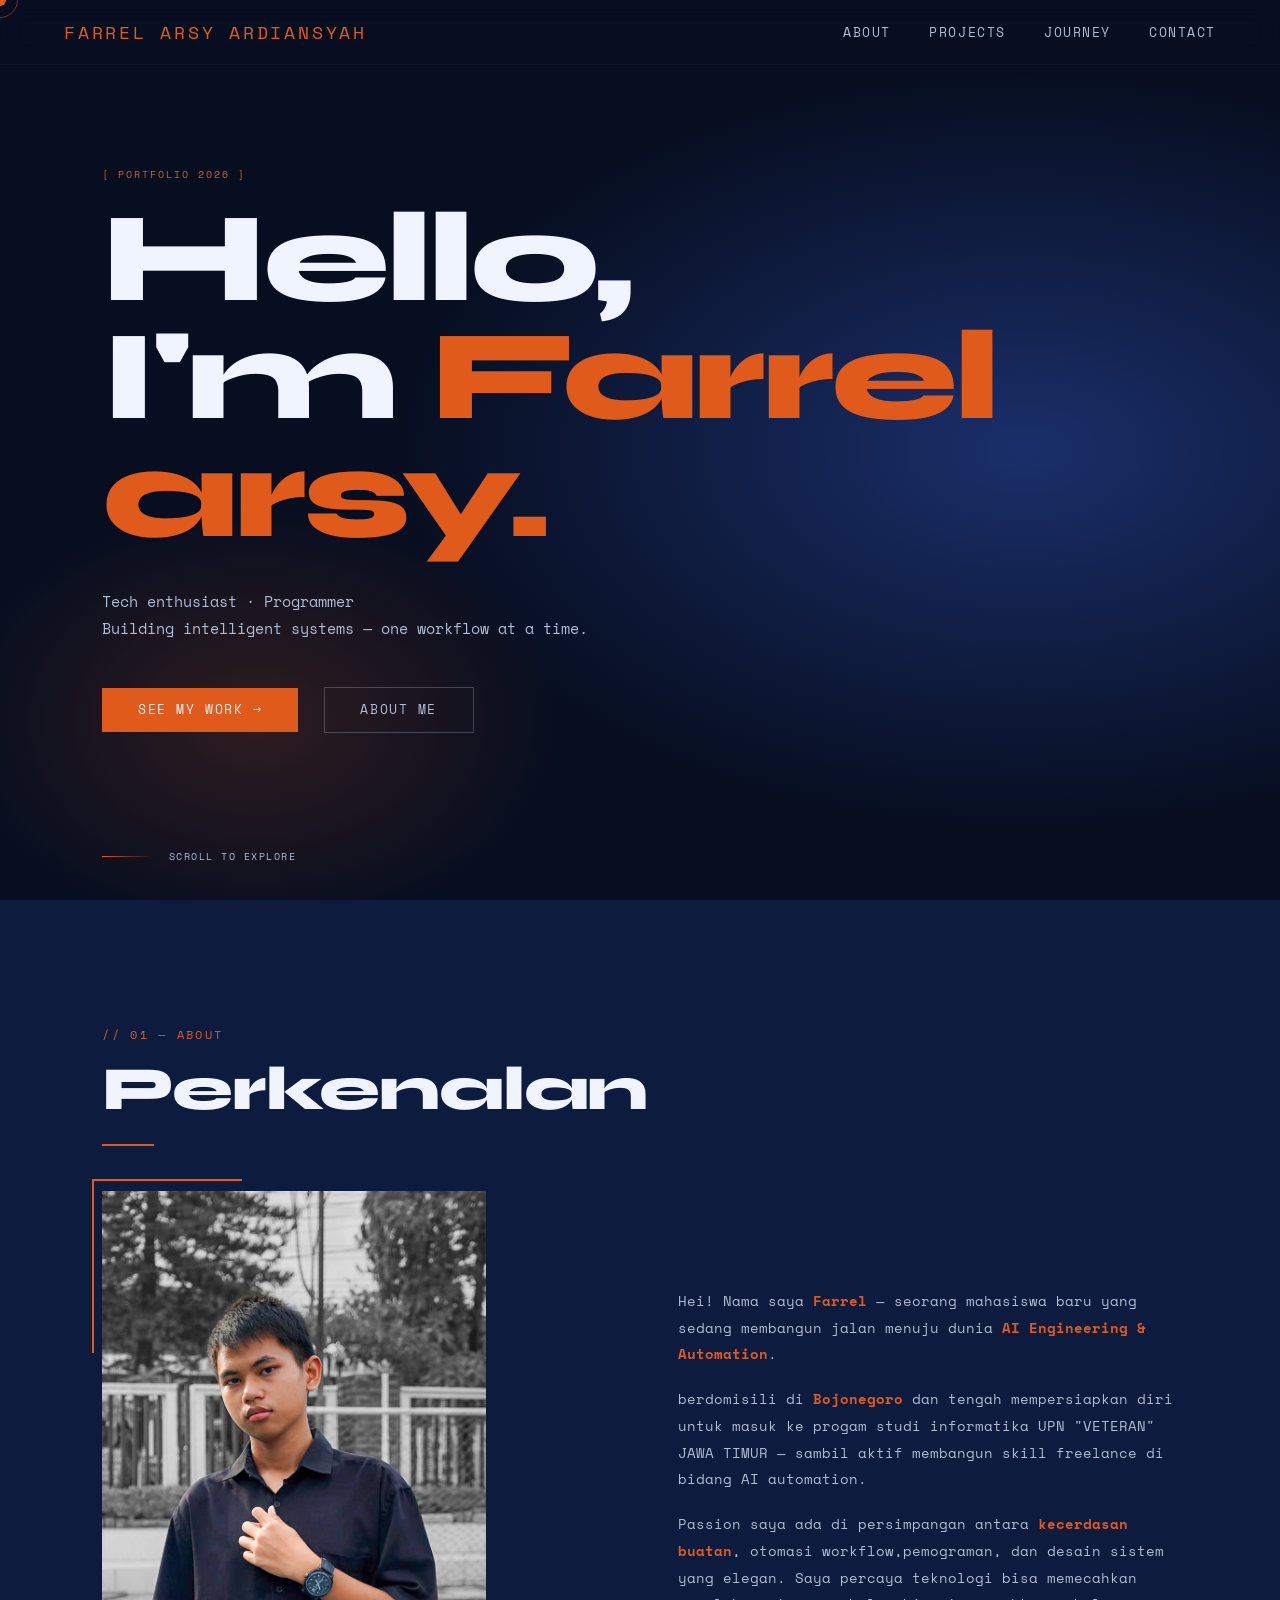
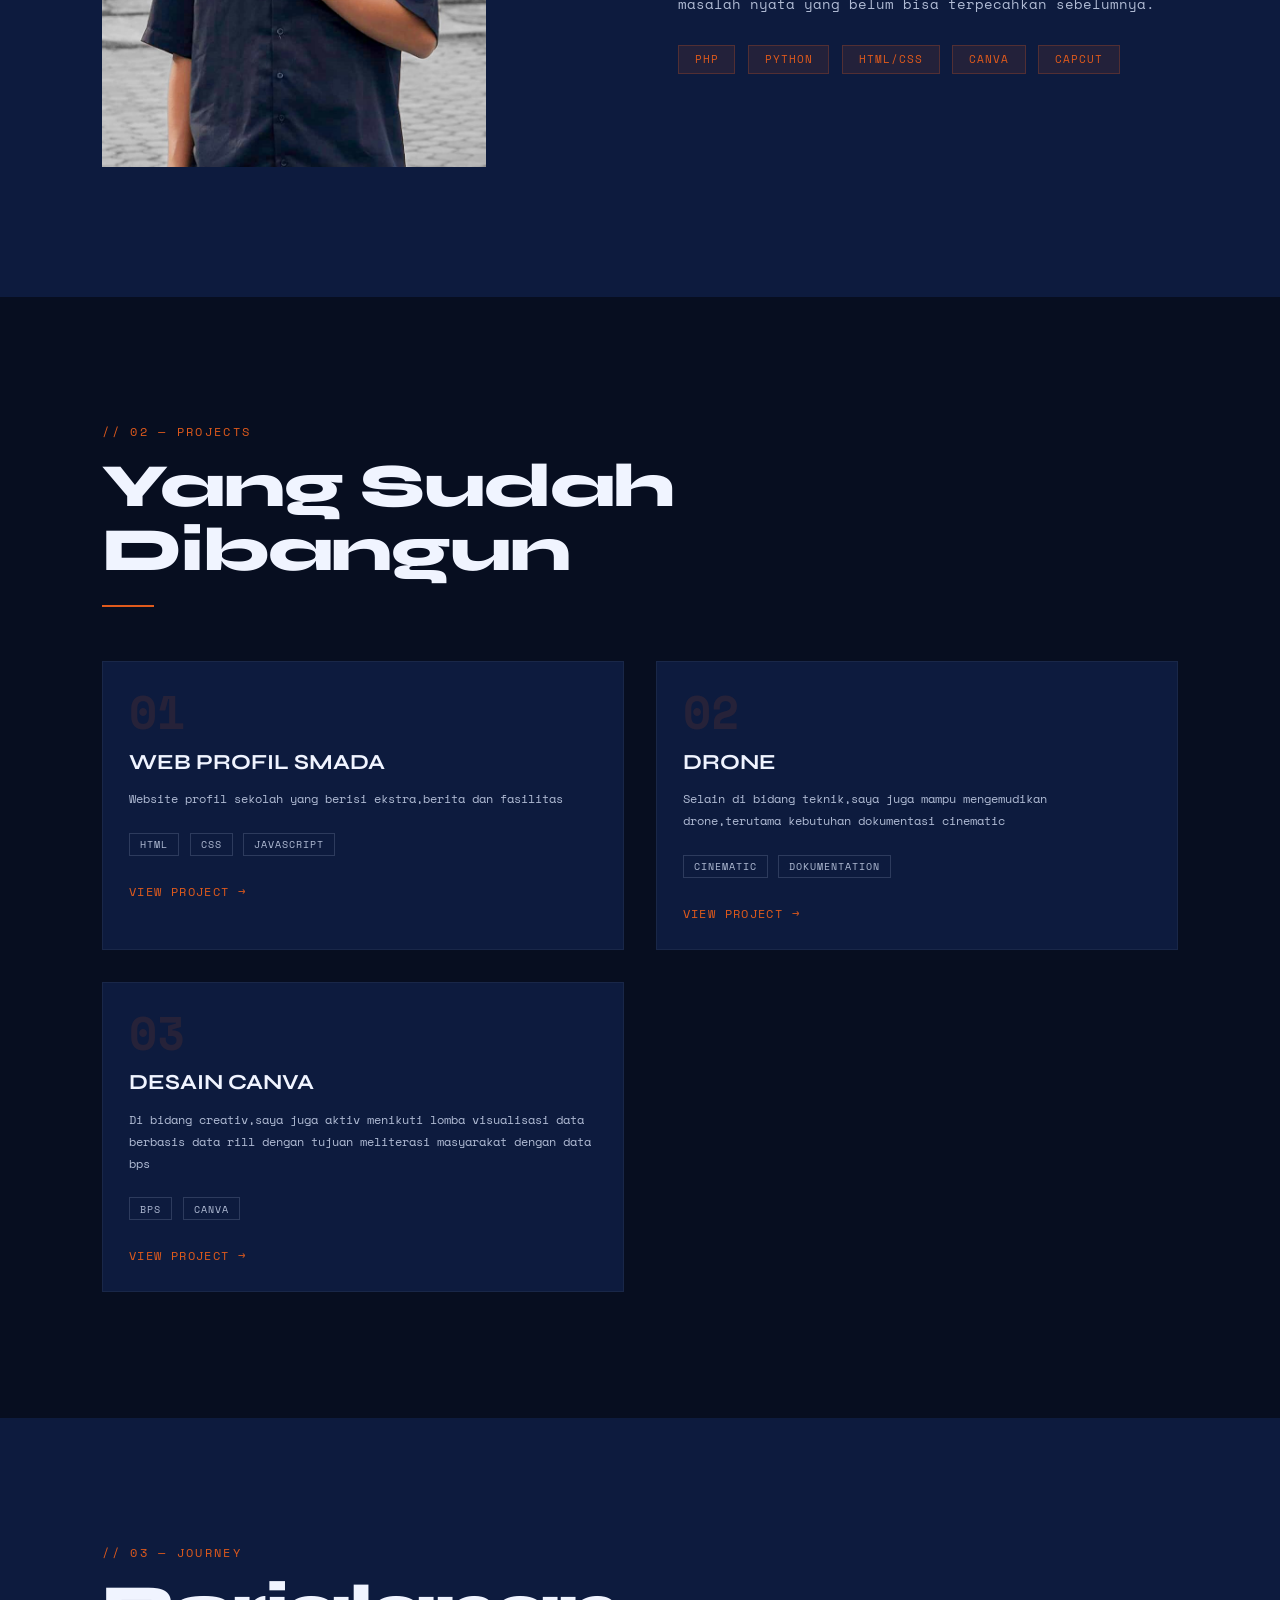
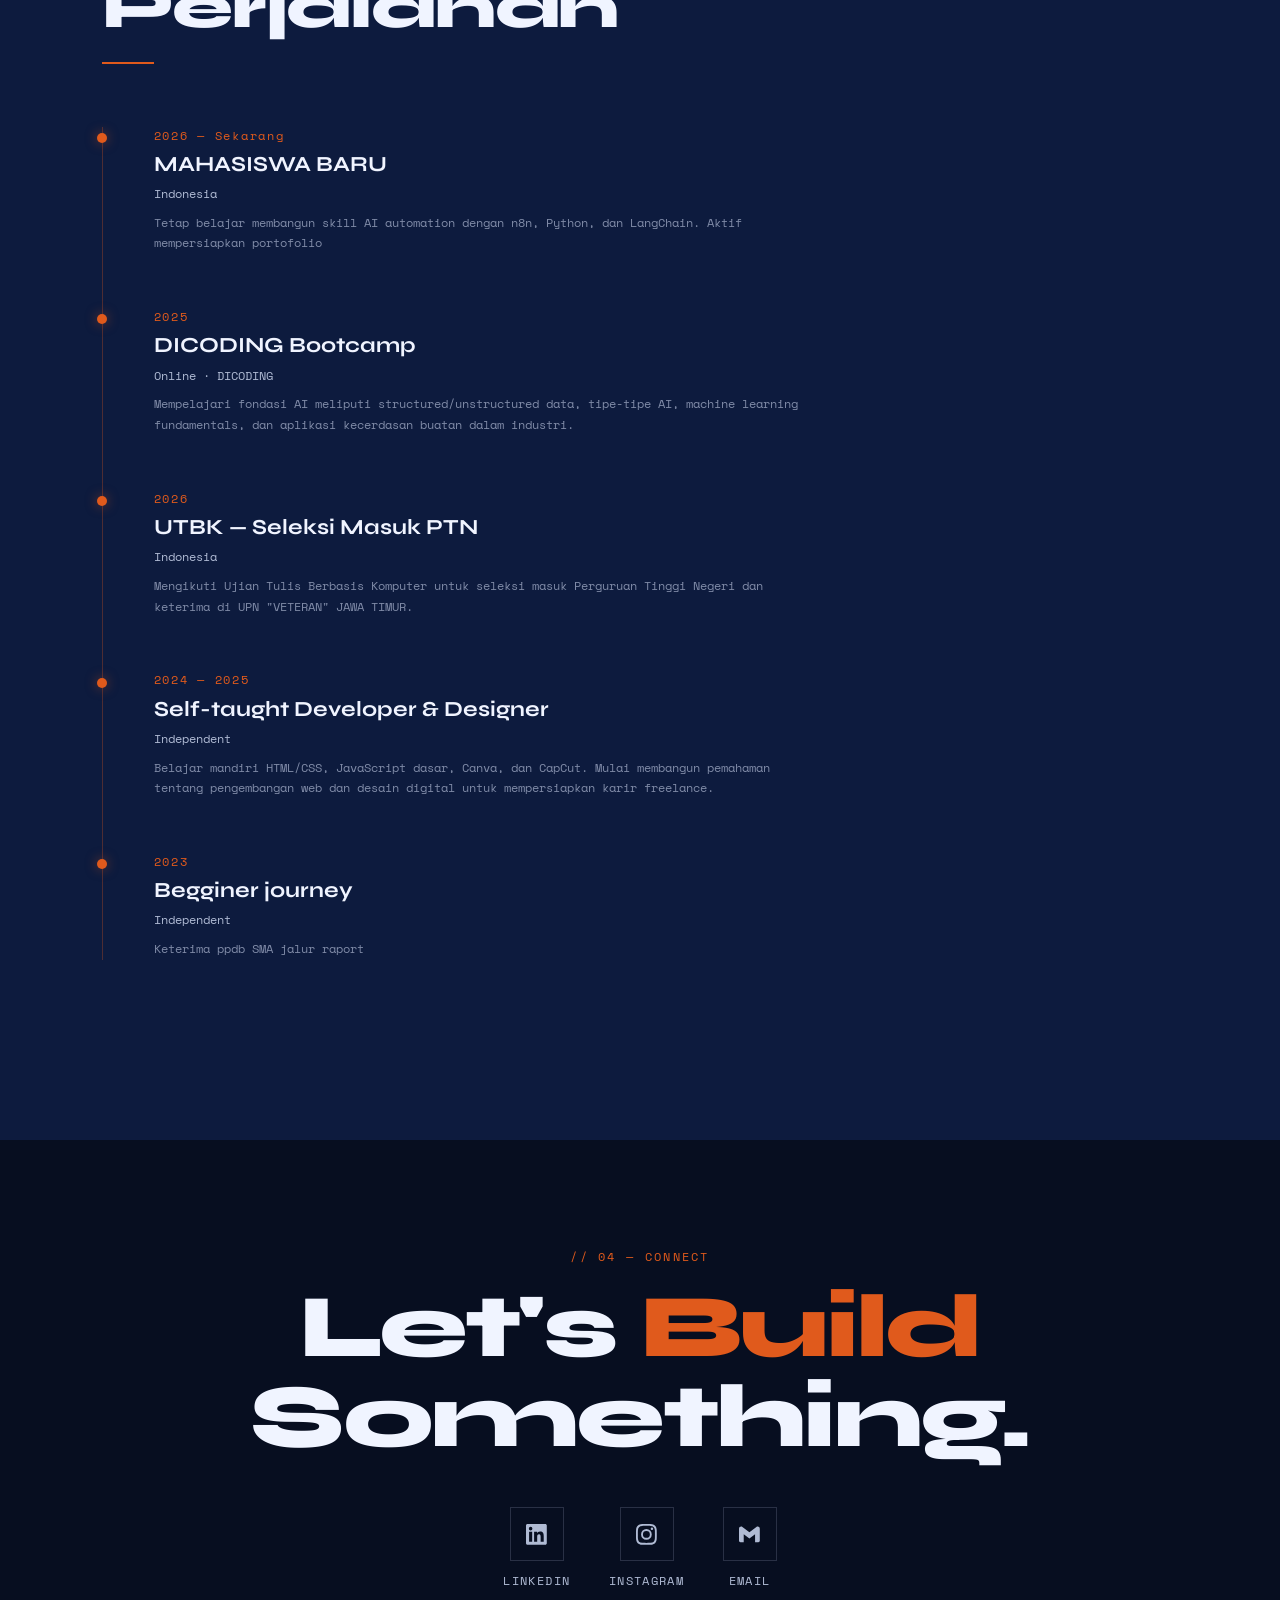
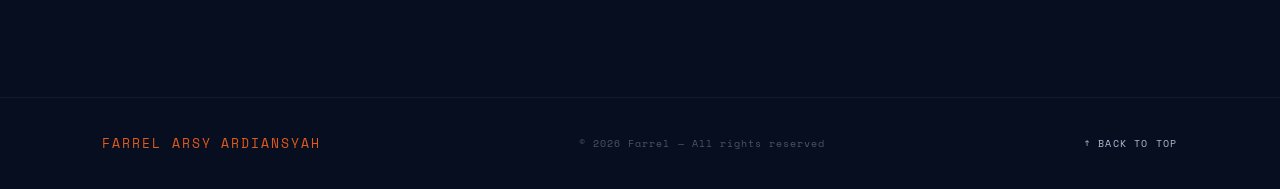
<file: index.html>
<!DOCTYPE html>
<html lang="id">
<head>
<meta charset="UTF-8">
<meta name="viewport" content="width=device-width, initial-scale=1.0">
<title>Farr — Portfolio</title>
<link rel="preconnect" href="https://fonts.googleapis.com">
<link href="https://fonts.googleapis.com/css2?family=Space+Mono:ital,wght@0,400;0,700;1,400&family=Syne:wght@400;600;700;800&display=swap" rel="stylesheet">
<link rel="stylesheet" href="style.css">
</head>
<body>

<!-- Cursor -->
<div id="cursor"></div>
<div id="cursor-ring"></div>

<!-- Nav -->
<nav>
  <div class="logo">FARREL ARSY ARDIANSYAH</div>
  <ul class="nav-links">
    <li><a href="#about">About</a></li>
    <li><a href="#projects">Projects</a></li>
    <li><a href="#journey">Journey</a></li>
    <li><a href="#social">Contact</a></li>
  </ul>
</nav>

<!-- HERO -->
<section id="hero">
  <div class="hero-tag">[ Portfolio 2026 ]</div>
  <h1 class="hero-hello">Hello,<br>I'm <span>Farrel arsy.</span></h1>
  <p class="hero-sub">Tech enthusiast · Programmer<br>Building intelligent systems — one workflow at a time.</p>
  <div class="hero-cta">
    <a href="#projects" class="btn-primary">See My Work →</a>
    <a href="#about" class="btn-ghost">About Me</a>
  </div>
  <div class="hero-scroll">
    <div class="scroll-line"></div>
    Scroll to explore
  </div>
</section>

<!-- ABOUT -->
<section id="about">
  <div class="container">
    <div class="section-label">// 01 — About</div>
    <h2 class="section-title">Perkenalan</h2>
    <div class="divider"></div>
    <div class="about-grid">
      <div class="about-photo">
        <img src="1.jpg" alt="" style="width: 30vw;">
        <div class="photo-accent"></div>
      </div>
      <div class="about-text">
        <p>Hei! Nama saya <strong>Farrel</strong> — seorang mahasiswa baru yang sedang membangun jalan menuju dunia <strong>AI Engineering & Automation</strong>.</p>
        <p>berdomisili di <strong>Bojonegoro</strong> dan tengah mempersiapkan diri untuk masuk ke progam studi informatika UPN "VETERAN" JAWA TIMUR — sambil aktif membangun skill freelance di bidang AI automation.</p>
        <p>Passion saya ada di persimpangan antara <strong>kecerdasan buatan</strong>, otomasi workflow,pemograman, dan desain sistem yang elegan. Saya percaya teknologi bisa memecahkan masalah nyata yang belum bisa terpecahkan sebelumnya.</p>
        <div class="skills-row">
          <span class="skill-tag">php</span>
          <span class="skill-tag">Python</span>
          <span class="skill-tag">HTML/CSS</span>
          <span class="skill-tag">Canva</span>
          <span class="skill-tag">CapCut</span>
        </div>
      </div>
    </div>
  </div>
</section>

<!-- PROJECTS -->
<section id="projects">
  <div class="container">
    <div class="section-label">// 02 — Projects</div>
    <h2 class="section-title">Yang Sudah<br>Dibangun</h2>
    <div class="divider"></div>
    <div class="projects-grid">

      <div class="project-card">
        <div class="project-num">01</div>
        <h3 class="project-title">WEB PROFIL SMADA</h3>
        <p class="project-desc">Website profil sekolah yang berisi ekstra,berita dan fasilitas</p>
        <div class="project-tags">
          <span class="project-tag">HTML</span>
          <span class="project-tag">CSS</span>
          <span class="project-tag">JavaScript</span>
        </div>
        <a href="https://progammer-ai.github.io/SMADA/" class="project-link">View Project →</a>
      </div>

      <div class="project-card">
        <div class="project-num">02</div>
        <h3 class="project-title">DRONE</h3>
        <p class="project-desc">Selain di bidang teknik,saya juga mampu mengemudikan drone,terutama kebutuhan dokumentasi cinematic</p>
        <div class="project-tags">
          <span class="project-tag">CINEMATIC</span>
          <span class="project-tag">DOKUMENTATION</span>
        </div>
        <a href="./files/project-drone.html" class="project-link">View Project →</a>
      </div>

       <div class="project-card">
        <div class="project-num">03</div>
        <h3 class="project-title">DESAIN CANVA</h3>
        <p class="project-desc">Di bidang creativ,saya juga aktiv menikuti lomba visualisasi data berbasis data rill dengan tujuan meliterasi masyarakat dengan data bps</p>
        <div class="project-tags">

          <span class="project-tag">BPS</span>
          <span class="project-tag">CANVA</span>
        </div>
        <a href="./files/project-canva.html" class="project-link">View Project →</a>
      </div>

    </div>
  </div>
</section>

<!-- JOURNEY -->
<section id="journey">
  <div class="container">
    <div class="section-label">// 03 — Journey</div>
    <h2 class="section-title">Perjalanan</h2>
    <div class="divider"></div>
    <div class="timeline">

      <div class="timeline-item">
        <div class="timeline-dot"></div>
        <div class="timeline-year">2026 — Sekarang</div>
        <div class="timeline-role">MAHASISWA BARU</div>
        <div class="timeline-place">Indonesia</div>
        <div class="timeline-desc">Tetap belajar membangun skill AI automation dengan n8n, Python, dan LangChain. Aktif mempersiapkan portofolio </div>
      </div>

      <div class="timeline-item">
        <div class="timeline-dot"></div>
        <div class="timeline-year">2025</div>
        <div class="timeline-role">DICODING Bootcamp</div>
        <div class="timeline-place">Online · DICODING</div>
        <div class="timeline-desc">Mempelajari fondasi AI meliputi structured/unstructured data, tipe-tipe AI, machine learning fundamentals, dan aplikasi kecerdasan buatan dalam industri.</div>
      </div>

      <div class="timeline-item">
        <div class="timeline-dot"></div>
        <div class="timeline-year">2026</div>
        <div class="timeline-role">UTBK — Seleksi Masuk PTN</div>
        <div class="timeline-place">Indonesia</div>
        <div class="timeline-desc">Mengikuti Ujian Tulis Berbasis Komputer untuk seleksi masuk Perguruan Tinggi Negeri dan keterima di UPN "VETERAN" JAWA TIMUR.</div>
      </div>

      <div class="timeline-item">
        <div class="timeline-dot"></div>
        <div class="timeline-year">2024 — 2025</div>
        <div class="timeline-role">Self-taught Developer & Designer</div>
        <div class="timeline-place">Independent</div>
        <div class="timeline-desc">Belajar mandiri HTML/CSS, JavaScript dasar, Canva, dan CapCut. Mulai membangun pemahaman tentang pengembangan web dan desain digital untuk mempersiapkan karir freelance.</div>
      </div>

       <div class="timeline-item">
        <div class="timeline-dot"></div>
        <div class="timeline-year">2023</div>
        <div class="timeline-role">Begginer journey</div>
        <div class="timeline-place">Independent</div>
        <div class="timeline-desc">Keterima ppdb SMA jalur raport</div>
      </div>

    </div>
  </div>
</section>

<!-- SOCIAL -->
<section id="social">
  <div class="container">
    <div class="section-label" style="text-align:center; display:block; margin-bottom:2vh;">// 04 — Connect</div>
    <h2 class="social-headline">Let's <span>Build</span><br>Something.</h2>
    <div class="social-links">

   

      

      <a href="https://www.linkedin.com/in/farrel-arsy-ardiansyah" class="social-link">
        <div class="social-icon">
          <svg width="40%" viewBox="0 0 24 24" fill="currentColor"><path d="M20.447 20.452h-3.554v-5.569c0-1.328-.027-3.037-1.852-3.037-1.853 0-2.136 1.445-2.136 2.939v5.667H9.351V9h3.414v1.561h.046c.477-.9 1.637-1.85 3.37-1.85 3.601 0 4.267 2.37 4.267 5.455v6.286zM5.337 7.433a2.062 2.062 0 0 1-2.063-2.065 2.064 2.064 0 1 1 2.063 2.065zm1.782 13.019H3.555V9h3.564v11.452zM22.225 0H1.771C.792 0 0 .774 0 1.729v20.542C0 23.227.792 24 1.771 24h20.451C23.2 24 24 23.227 24 22.271V1.729C24 .774 23.2 0 22.222 0h.003z"/></svg>
        </div>
        LinkedIn
      </a>

      <a href="https://www.instagram.com/farrelarsy.dev/" class="social-link">
        <div class="social-icon">
          <svg width="40%" viewBox="0 0 24 24" fill="currentColor"><path d="M12 2.163c3.204 0 3.584.012 4.85.07 3.252.148 4.771 1.691 4.919 4.919.058 1.265.069 1.645.069 4.849 0 3.205-.012 3.584-.069 4.849-.149 3.225-1.664 4.771-4.919 4.919-1.266.058-1.644.07-4.85.07-3.204 0-3.584-.012-4.849-.07-3.26-.149-4.771-1.699-4.919-4.92-.058-1.265-.07-1.644-.07-4.849 0-3.204.013-3.583.07-4.849.149-3.227 1.664-4.771 4.919-4.919 1.266-.057 1.645-.069 4.849-.069zm0-2.163c-3.259 0-3.667.014-4.947.072-4.358.2-6.78 2.618-6.98 6.98-.059 1.281-.073 1.689-.073 4.948 0 3.259.014 3.668.072 4.948.2 4.358 2.618 6.78 6.98 6.98 1.281.058 1.689.072 4.948.072 3.259 0 3.668-.014 4.948-.072 4.354-.2 6.782-2.618 6.979-6.98.059-1.28.073-1.689.073-4.948 0-3.259-.014-3.667-.072-4.947-.196-4.354-2.617-6.78-6.979-6.98-1.281-.059-1.69-.073-4.949-.073zm0 5.838a6.162 6.162 0 1 0 0 12.324 6.162 6.162 0 0 0 0-12.324zM12 16a4 4 0 1 1 0-8 4 4 0 0 1 0 8zm6.406-11.845a1.44 1.44 0 1 0 0 2.881 1.44 1.44 0 0 0 0-2.881z"/></svg>
        </div>
        Instagram
      </a>

      <a href="https://mail.google.com/mail/?view=cm&to=farrelarsyaridansyah@gmail.com" target="_blank" class="social-link">
        <div class="social-icon">
          <svg width="40%" viewBox="0 0 24 24" fill="currentColor"><path d="M24 5.457v13.909c0 .904-.732 1.636-1.636 1.636h-3.819V11.73L12 16.64l-6.545-4.91v9.273H1.636A1.636 1.636 0 0 1 0 19.366V5.457c0-2.023 2.309-3.178 3.927-1.964L5.455 4.64 12 9.548l6.545-4.91 1.528-1.145C21.69 2.28 24 3.434 24 5.457z"/></svg>
        </div>
        Email
      </a>

    </div>
  </div>
</section>

<!-- FOOTER -->
<footer>
  <div class="footer-logo">FARREL ARSY ARDIANSYAH</div>
  <div class="footer-copy">© 2026 Farrel — All rights reserved</div>
  <a href="#hero" class="footer-back">↑ Back to top</a>
</footer>

<script>
  // ── CURSOR ──
  const cursor = document.getElementById('cursor');
  const ring   = document.getElementById('cursor-ring');
  let mx = 0, my = 0, rx = 0, ry = 0;

  document.addEventListener('mousemove', e => {
    mx = e.clientX; my = e.clientY;
    cursor.style.left = mx + 'px';
    cursor.style.top  = my + 'px';
  });

  function animRing() {
    rx += (mx - rx) * .12;
    ry += (my - ry) * .12;
    ring.style.left = rx + 'px';
    ring.style.top  = ry + 'px';
    requestAnimationFrame(animRing);
  }
  animRing();

  document.querySelectorAll('a, button').forEach(el => {
    el.addEventListener('mouseenter', () => {
      cursor.style.width  = '20px';
      cursor.style.height = '20px';
      cursor.style.background = 'var(--orange2)';
    });
    el.addEventListener('mouseleave', () => {
      cursor.style.width  = '12px';
      cursor.style.height = '12px';
      cursor.style.background = 'var(--orange)';
    });
  });

  // ── TIMELINE SCROLL REVEAL ──
  const items = document.querySelectorAll('.timeline-item');
  const obs = new IntersectionObserver(entries => {
    entries.forEach((e, i) => {
      if (e.isIntersecting) {
        setTimeout(() => e.target.classList.add('visible'), i * 120);
      }
    });
  }, { threshold: 0.2 });
  items.forEach(el => obs.observe(el));

  // ── PROJECT CARDS REVEAL ──
  const cards = document.querySelectorAll('.project-card');
  const obsCard = new IntersectionObserver(entries => {
    entries.forEach((e, i) => {
      if (e.isIntersecting) {
        setTimeout(() => {
          e.target.style.opacity = '1';
          e.target.style.transform = 'translateY(0)';
        }, i * 100);
      }
    });
  }, { threshold: 0.1 });
  cards.forEach(el => {
    el.style.opacity = '0';
    el.style.transform = 'translateY(24px)';
    el.style.transition = 'opacity .5s ease, transform .5s ease, border-color .3s';
    obsCard.observe(el);
  });

  // ── NAV ACTIVE ──
  const sections = document.querySelectorAll('section[id]');
  const links    = document.querySelectorAll('.nav-links a');
  window.addEventListener('scroll', () => {
    let cur = '';
    sections.forEach(s => {
      if (window.scrollY >= s.offsetTop - 200) cur = s.id;
    });
    links.forEach(a => {
      a.style.color = a.getAttribute('href') === '#'+cur ? 'var(--orange)' : '';
    });
  });
</script>
</body>
</html>
</file>
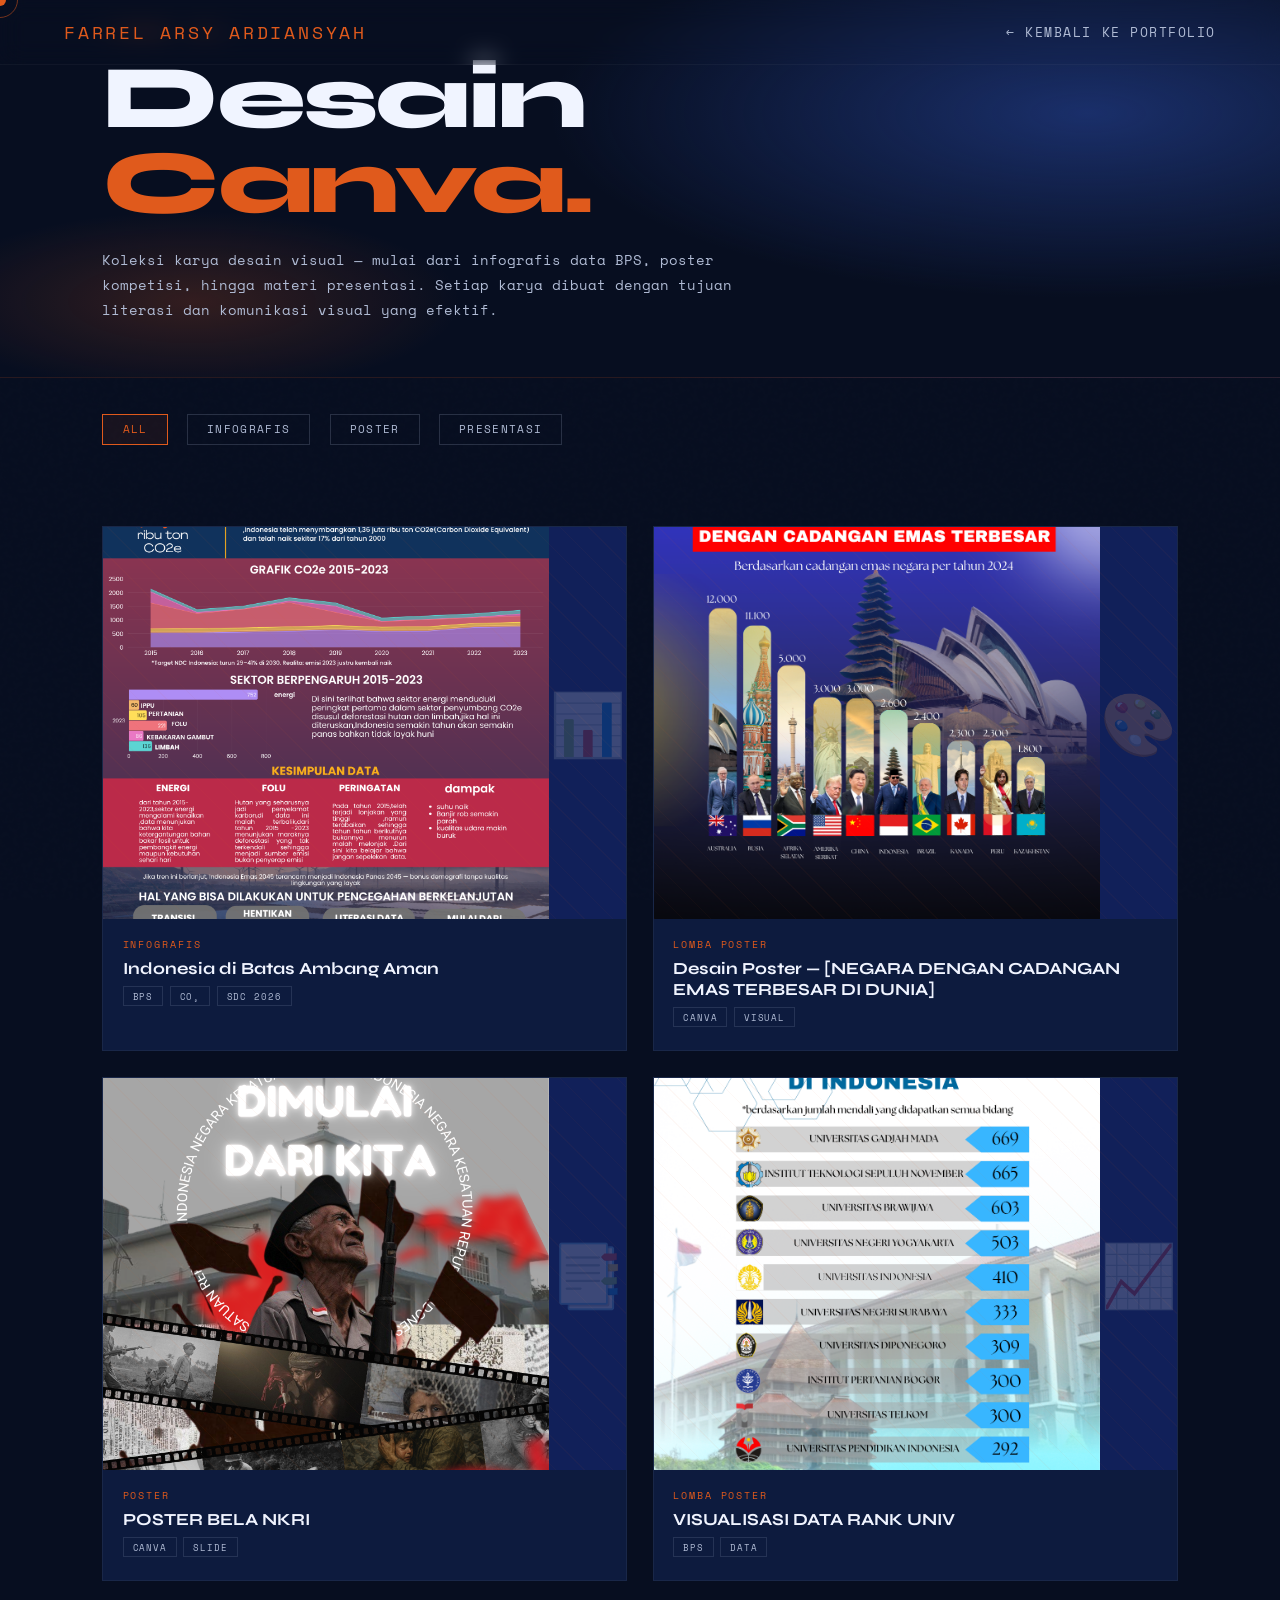
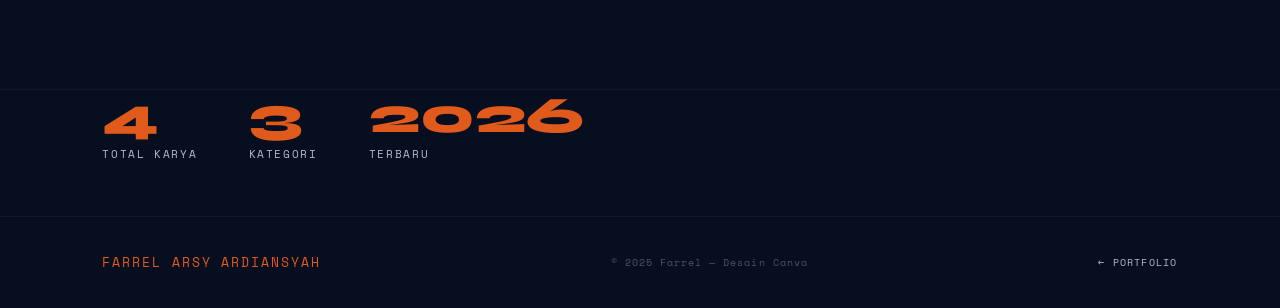
<file: files/project-canva.html>
<!DOCTYPE html>
<html lang="id">
<head>
  <meta charset="UTF-8">
  <meta name="viewport" content="width=device-width, initial-scale=1.0">
  <title>Desain Canva — Farrel</title>
  <link rel="preconnect" href="https://fonts.googleapis.com">
  <link href="https://fonts.googleapis.com/css2?family=Space+Mono:ital,wght@0,400;0,700;1,400&family=Syne:wght@400;600;700;800&display=swap" rel="stylesheet">
  <style>
    :root {
      --navy: #0d1b3e;
      --navy2: #112059;
      --orange: #e05a1c;
      --orange2: #f07030;
      --silver: #b0bbd4;
      --white: #f0f4ff;
      --dark: #070e20;
      --mono: 'Space Mono', monospace;
      --sans: 'Syne', sans-serif;
    }

    *, *::before, *::after { box-sizing: border-box; margin: 0; padding: 0; }

    html { scroll-behavior: smooth; font-size: clamp(14px, 1.2vw, 18px); }

    body {
      background: var(--dark);
      color: var(--white);
      font-family: var(--sans);
      overflow-x: hidden;
      cursor: none;
    }

    body::before {
      content: '';
      position: fixed;
      inset: 0;
      z-index: 1;
      background-image: url("data:image/svg+xml,%3Csvg viewBox='0 0 200 200' xmlns='http://www.w3.org/2000/svg'%3E%3Cfilter id='n'%3E%3CfeTurbulence type='fractalNoise' baseFrequency='.9' numOctaves='4' stitchTiles='stitch'/%3E%3C/filter%3E%3Crect width='100%25' height='100%25' filter='url(%23n)' opacity='.04'/%3E%3C/svg%3E");
      pointer-events: none;
      opacity: .35;
    }

    /* CURSOR */
    #cursor {
      position: fixed; z-index: 9999; pointer-events: none;
      width: 12px; height: 12px; background: var(--orange);
      border-radius: 50%; transform: translate(-50%, -50%);
      transition: transform .1s ease, width .3s, height .3s, background .3s;
    }
    #cursor-ring {
      position: fixed; z-index: 9998; pointer-events: none;
      width: 36px; height: 36px; border: 1.5px solid var(--orange);
      border-radius: 50%; transform: translate(-50%, -50%);
      transition: transform .18s ease, opacity .3s; opacity: .5;
    }

    /* NAV */
    nav {
      position: fixed; top: 0; width: 100%; z-index: 100;
      display: flex; align-items: center; justify-content: space-between;
      padding: 2vh 5vw; backdrop-filter: blur(12px);
      border-bottom: 1px solid rgba(255,255,255,.04);
    }
    .logo { font-family: var(--mono); font-size: clamp(1rem,1.5vw,1.2rem); color: var(--orange); letter-spacing: .15em; }
    .nav-back {
      font-family: var(--mono); font-size: clamp(.65rem,1vw,.85rem);
      color: var(--silver); text-decoration: none; letter-spacing: .12em;
      text-transform: uppercase; transition: color .25s;
    }
    .nav-back:hover { color: var(--orange); }

    /* HERO */
    .page-hero {
      position: relative; z-index: 2;
      min-height: 42vh; display: flex; flex-direction: column;
      justify-content: flex-end; padding: 0 8vw 6vh;
      background: radial-gradient(ellipse 60% 70% at 85% 30%, #1a2f6a 0%, transparent 70%),
                  radial-gradient(ellipse 35% 40% at 15% 80%, rgba(224,90,28,.2) 0%, transparent 60%),
                  var(--dark);
      border-bottom: 1px solid rgba(224,90,28,.15);
    }
    .page-tag {
      font-family: var(--mono); font-size: clamp(.6rem,1vmin,.85rem);
      color: var(--orange); letter-spacing: .2em; text-transform: uppercase;
      margin-bottom: 2vh; opacity: 0; animation: fadeUp .6s .2s forwards;
    }
    .page-title {
      font-family: var(--sans); font-weight: 800;
      font-size: clamp(2.5rem,7vw,6rem); line-height: .95;
      letter-spacing: -.03em; opacity: 0; animation: fadeUp .7s .4s forwards;
    }
    .page-title span { color: var(--orange); }
    .page-desc {
      margin-top: 2.5vh; font-family: var(--mono);
      font-size: clamp(.7rem,1.1vw,.9rem); color: var(--silver);
      line-height: 1.8; max-width: 50vw;
      opacity: 0; animation: fadeUp .6s .6s forwards;
    }

    /* FILTER TABS */
    .filter-bar {
      position: relative; z-index: 2;
      padding: 4vh 8vw 0; display: flex; gap: 1.5vw; flex-wrap: wrap;
    }
    .filter-btn {
      font-family: var(--mono); font-size: clamp(.55rem,.85vw,.75rem);
      letter-spacing: .12em; text-transform: uppercase;
      border: 1px solid rgba(176,187,212,.2); background: transparent;
      color: var(--silver); padding: .7vh 1.5vw; cursor: none;
      transition: all .25s;
    }
    .filter-btn.active, .filter-btn:hover {
      border-color: var(--orange); color: var(--orange);
      background: rgba(224,90,28,.08);
    }

    /* GALLERY GRID */
    .gallery-section {
      position: relative; z-index: 2;
      padding: 5vh 8vw 14vh;
    }
    .gallery-grid {
      display: grid;
      grid-template-columns: repeat(auto-fill, minmax(min(100%, 30vw), 1fr));
      gap: 2vw; margin-top: 4vh;
    }
    .gallery-card {
      position: relative; overflow: hidden; cursor: none;
      border: 1px solid rgba(255,255,255,.05);
      background: var(--navy);
      opacity: 0; transform: translateY(24px);
      transition: opacity .5s ease, transform .5s ease, border-color .3s;
    }
    .gallery-card.visible { opacity: 1; transform: translateY(0); }
    .gallery-card:hover { border-color: rgba(224,90,28,.4); }

    .card-thumb {
      width: 100%; aspect-ratio: 4/3;
      background: var(--navy2);
      display: flex; align-items: center; justify-content: center;
      position: relative; overflow: hidden;
    }
    /* placeholder pattern — ganti dengan <img> saat punya asset */
    .card-thumb::before {
      content: '';
      position: absolute; inset: 0;
      background: repeating-linear-gradient(
        45deg,
        rgba(224,90,28,.04) 0px, rgba(224,90,28,.04) 1px,
        transparent 1px, transparent 20px
      );
    }
    .card-thumb img {
      width: 100%; height: 100%; object-fit: cover;
      transition: transform .5s ease;
    }
    .gallery-card:hover .card-thumb img { transform: scale(1.04); }

    .thumb-placeholder {
      font-family: var(--mono); font-size: clamp(2rem,5vw,4rem);
      color: rgba(224,90,28,.18); z-index: 1;
    }

    .card-overlay {
      position: absolute; inset: 0;
      background: linear-gradient(to top, rgba(7,14,32,.95) 0%, transparent 50%);
      opacity: 0; transition: opacity .35s;
      display: flex; align-items: flex-end; padding: 2vh 1.5vw;
    }
    .gallery-card:hover .card-overlay { opacity: 1; }
    .overlay-link {
      font-family: var(--mono); font-size: clamp(.55rem,.85vw,.75rem);
      color: var(--orange); text-decoration: none; letter-spacing: .15em;
      text-transform: uppercase; border-bottom: 1px solid var(--orange);
      padding-bottom: .2em; transition: letter-spacing .3s;
    }
    .overlay-link:hover { letter-spacing: .25em; }

    .card-info { padding: 2vh 1.5vw 2.5vh; }
    .card-category {
      font-family: var(--mono); font-size: clamp(.5rem,.75vw,.65rem);
      color: var(--orange); letter-spacing: .2em; text-transform: uppercase;
      margin-bottom: .8vh;
    }
    .card-name {
      font-family: var(--sans); font-weight: 700;
      font-size: clamp(.85rem,1.4vw,1.1rem); margin-bottom: .8vh;
    }
    .card-tags { display: flex; flex-wrap: wrap; gap: .5vw; }
    .card-tag {
      font-family: var(--mono); font-size: clamp(.45rem,.7vw,.6rem);
      color: var(--silver); letter-spacing: .1em; text-transform: uppercase;
      border: 1px solid rgba(176,187,212,.15); padding: .3vh .7vw;
    }

    /* STATS BAR */
    .stats-bar {
      position: relative; z-index: 2;
      display: flex; gap: 4vw; padding: 0 8vw 6vh;
      border-top: 1px solid rgba(255,255,255,.04);
      margin-top: -2vh;
    }
    .stat { text-align: left; }
    .stat-num {
      font-family: var(--sans); font-weight: 800;
      font-size: clamp(2rem,4vw,3.5rem); color: var(--orange);
      line-height: 1;
    }
    .stat-label {
      font-family: var(--mono); font-size: clamp(.55rem,.85vw,.75rem);
      color: var(--silver); letter-spacing: .15em; text-transform: uppercase;
      margin-top: .5vh;
    }

    /* FOOTER */
    footer {
      position: relative; z-index: 2; padding: 4vh 8vw;
      border-top: 1px solid rgba(255,255,255,.05);
      display: flex; align-items: center; justify-content: space-between;
      background: var(--dark);
    }
    .footer-logo { font-family: var(--mono); font-size: clamp(.7rem,1vw,.9rem); color: var(--orange); letter-spacing: .15em; }
    .footer-copy { font-family: var(--mono); font-size: clamp(.5rem,.8vw,.7rem); color: rgba(176,187,212,.4); letter-spacing: .1em; }
    .footer-back { font-family: var(--mono); font-size: clamp(.5rem,.8vw,.7rem); color: var(--silver); text-decoration: none; letter-spacing: .12em; text-transform: uppercase; transition: color .3s; }
    .footer-back:hover { color: var(--orange); }

    @keyframes fadeUp {
      from { opacity: 0; transform: translateY(20px); }
      to { opacity: 1; transform: translateY(0); }
    }

    @media (max-width: 768px) {
      .page-desc { max-width: 90vw; }
      .gallery-grid { grid-template-columns: 1fr; }
      .stats-bar { flex-wrap: wrap; gap: 4vh; }
      footer { flex-direction: column; gap: 2vh; text-align: center; }
    }
  </style>
</head>
<body>

<div id="cursor"></div>
<div id="cursor-ring"></div>

<nav>
  <div class="logo">FARREL ARSY ARDIANSYAH</div>
  <a href="../index.html" class="nav-back">← Kembali ke Portfolio</a>
</nav>

<!-- HERO -->
<section class="page-hero">
  <div class="page-tag">[ Project — 04 ]</div>
  <h1 class="page-title">Desain<br><span>Canva.</span></h1>
  <p class="page-desc">Koleksi karya desain visual — mulai dari infografis data BPS, poster kompetisi, hingga materi presentasi. Setiap karya dibuat dengan tujuan literasi dan komunikasi visual yang efektif.</p>
</section>

<!-- FILTER -->
<div class="filter-bar">
  <button class="filter-btn active" onclick="filterGallery('all', this)">All</button>
  <button class="filter-btn" onclick="filterGallery('infografis', this)">Infografis</button>
  <button class="filter-btn" onclick="filterGallery('poster', this)">Poster</button>
  <button class="filter-btn" onclick="filterGallery('presentasi', this)">Presentasi</button>
</div>

<!-- GALLERY -->
<section class="gallery-section">
  <div class="gallery-grid" id="gallery">

    <!-- Card 1 — ganti href & src dengan link/gambar asli -->
    <div class="gallery-card" data-cat="infografis">
      <div class="card-thumb">
         <img src="canva/1.png" alt="Infografis CO2"> 
        <div class="thumb-placeholder">📊</div>
        <div class="card-overlay">
          <a href="./canva/1.png" target="_blank" class="overlay-link">Buka di Canva →</a>
        </div>
      </div>
      <div class="card-info">
        <div class="card-category">Infografis</div>
        <div class="card-name">Indonesia di Batas Ambang Aman</div>
        <div class="card-tags">
          <span class="card-tag">BPS</span>
          <span class="card-tag">CO₂</span>
          <span class="card-tag">SDC 2026</span>
        </div>
      </div>
    </div>

    <!-- Card 2 -->
    <div class="gallery-card" data-cat="poster">
      <div class="card-thumb">
        <img src="canva/4.png" alt="Poster"> 
        <div class="thumb-placeholder">🎨</div>
        <div class="card-overlay">
          <a href="./canva/4.png" target="_blank" class="overlay-link">Buka di Canva →</a>
        </div>
      </div>
      <div class="card-info">
        <div class="card-category">LOMBA POSTER</div>
        <div class="card-name">Desain Poster — [NEGARA DENGAN CADANGAN EMAS TERBESAR DI DUNIA]</div>
        <div class="card-tags">
          <span class="card-tag">Canva</span>
          <span class="card-tag">Visual</span>
        </div>
      </div>
    </div>

    <!-- Card 3 -->
    <div class="gallery-card" data-cat="presentasi">
      <div class="card-thumb">
         <img src="canva/5.png" alt="Presentasi"> 
        <div class="thumb-placeholder">📑</div>
        <div class="card-overlay">
          <a href="./canva/5.png" target="_blank" class="overlay-link">Buka di Canva →</a>
        </div>
      </div>
      <div class="card-info">
        <div class="card-category">POSTER</div>
        <div class="card-name">POSTER BELA NKRI</div>
        <div class="card-tags">
          <span class="card-tag">Canva</span>
          <span class="card-tag">Slide</span>
        </div>
      </div>
    </div>

    <!-- Card 4 -->
    <div class="gallery-card" data-cat="infografis">
      <div class="card-thumb">
         <img src="canva/6.png" alt="Infografis"> 
        <div class="thumb-placeholder">📈</div>
        <div class="card-overlay">
          <a href="./canva/6.png" target="_blank" class="overlay-link">Buka di Canva →</a>
        </div>
      </div>
      <div class="card-info">
        <div class="card-category">LOMBA POSTER</div>
        <div class="card-name">VISUALISASI DATA RANK UNIV</div>
        <div class="card-tags">
          <span class="card-tag">BPS</span>
          <span class="card-tag">Data</span>
        </div>
      </div>
    </div>

    <!-- Card 5 -->
    <!-- Tambah card baru dengan pola yang sama di sini -->

  </div>
</section>

<!-- STATS -->
<div class="stats-bar">
  <div class="stat">
    <div class="stat-num" id="count-total">4</div>
    <div class="stat-label">Total Karya</div>
  </div>
  <div class="stat">
    <div class="stat-num">3</div>
    <div class="stat-label">Kategori</div>
  </div>
  <div class="stat">
    <div class="stat-num">2026</div>
    <div class="stat-label">Terbaru</div>
  </div>
</div>

<footer>
  <div class="footer-logo">FARREL ARSY ARDIANSYAH</div>
  <div class="footer-copy">© 2025 Farrel — Desain Canva</div>
  <a href="../index.html" class="footer-back">← Portfolio</a>
</footer>

<script>
  // CURSOR
  const cursor = document.getElementById('cursor');
  const ring = document.getElementById('cursor-ring');
  let mx = 0, my = 0, rx = 0, ry = 0;
  document.addEventListener('mousemove', e => {
    mx = e.clientX; my = e.clientY;
    cursor.style.left = mx + 'px'; cursor.style.top = my + 'px';
  });
  function animRing() {
    rx += (mx - rx) * .12; ry += (my - ry) * .12;
    ring.style.left = rx + 'px'; ring.style.top = ry + 'px';
    requestAnimationFrame(animRing);
  }
  animRing();
  document.querySelectorAll('a, button').forEach(el => {
    el.addEventListener('mouseenter', () => { cursor.style.width='20px'; cursor.style.height='20px'; cursor.style.background='var(--orange2)'; });
    el.addEventListener('mouseleave', () => { cursor.style.width='12px'; cursor.style.height='12px'; cursor.style.background='var(--orange)'; });
  });

  // SCROLL REVEAL
  const obs = new IntersectionObserver(entries => {
    entries.forEach((e, i) => {
      if (e.isIntersecting) setTimeout(() => e.target.classList.add('visible'), i * 100);
    });
  }, { threshold: 0.1 });
  document.querySelectorAll('.gallery-card').forEach(el => obs.observe(el));

  // FILTER
  function filterGallery(cat, btn) {
    document.querySelectorAll('.filter-btn').forEach(b => b.classList.remove('active'));
    btn.classList.add('active');
    document.querySelectorAll('.gallery-card').forEach(card => {
      const match = cat === 'all' || card.dataset.cat === cat;
      card.style.display = match ? '' : 'none';
    });
  }
</script>
</body>
</html>
</file>
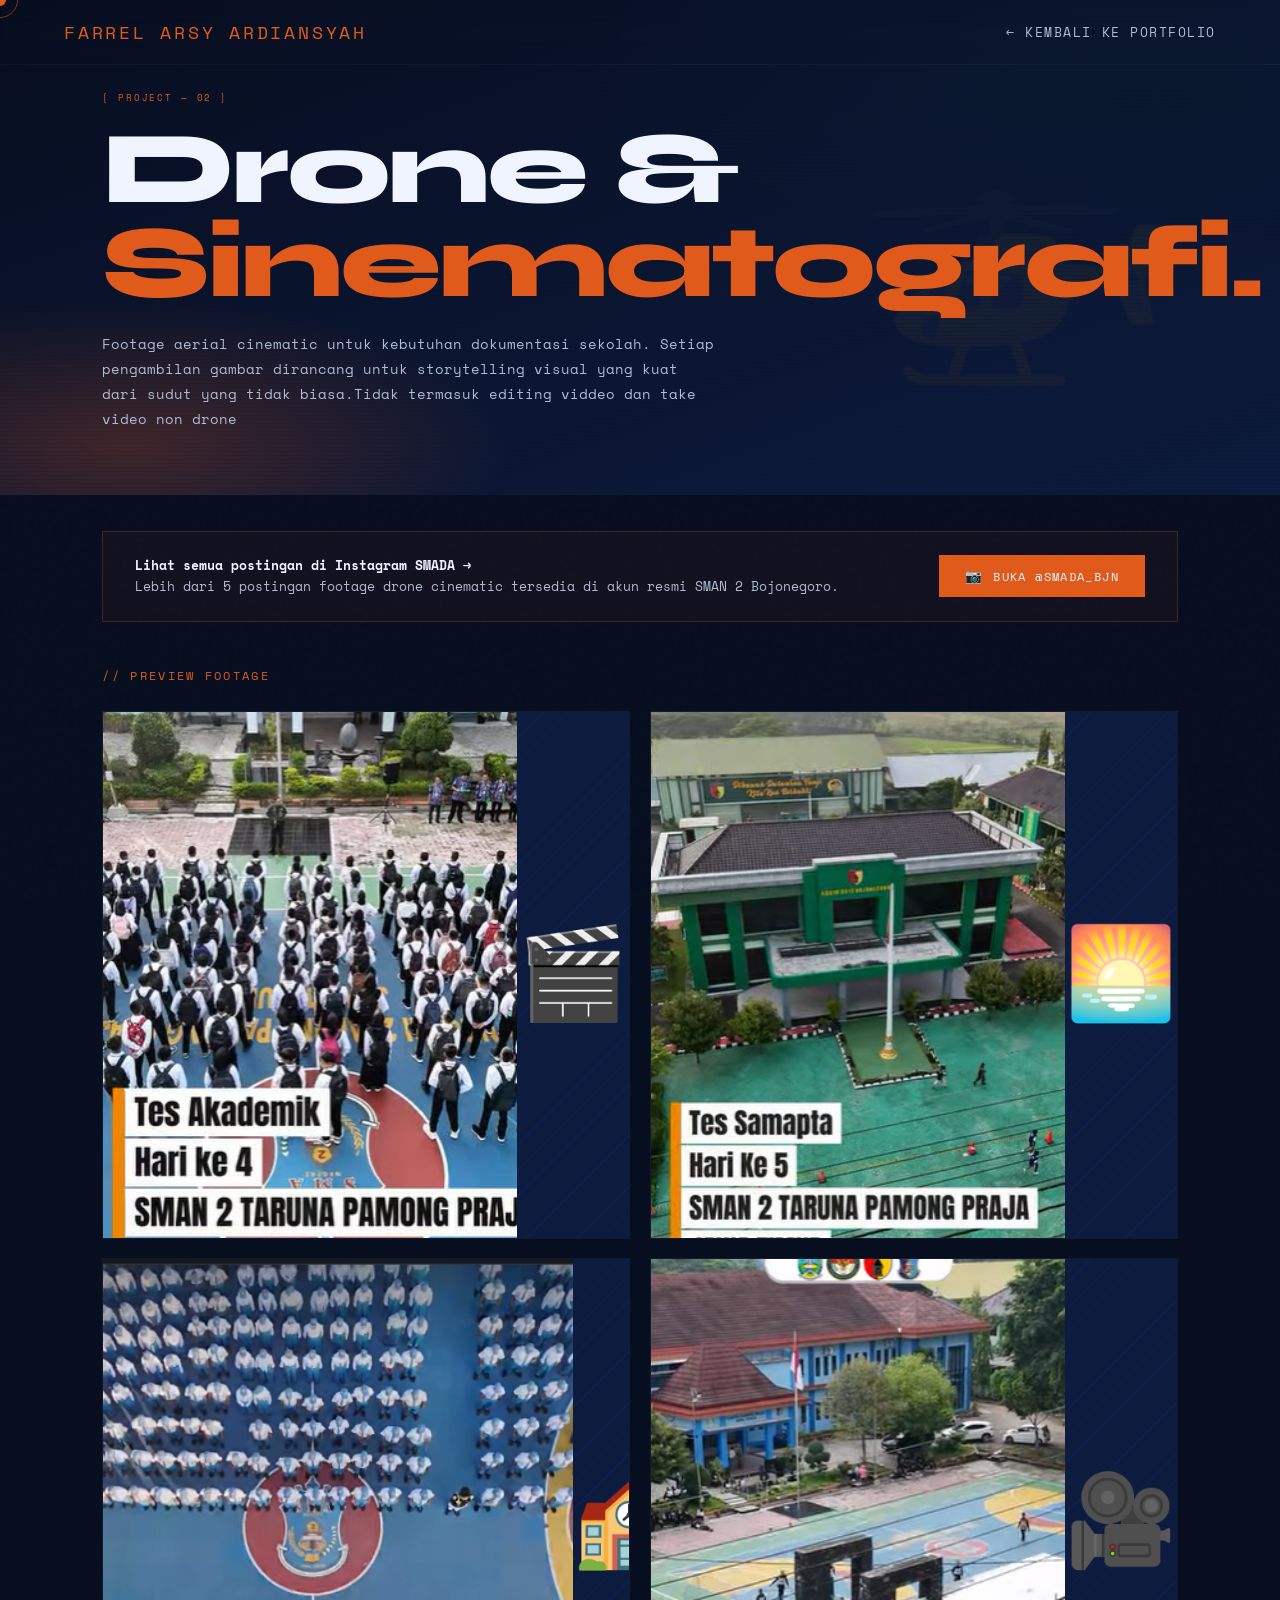
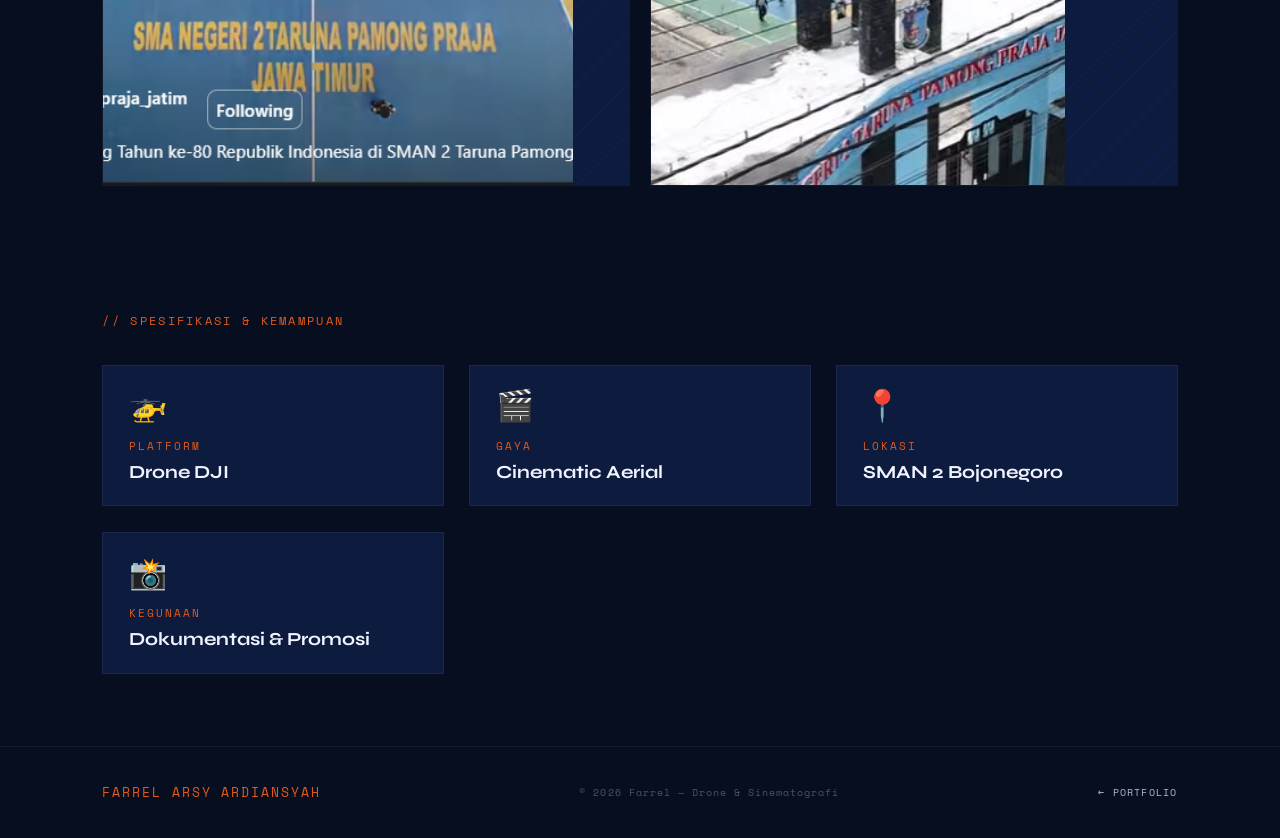
<file: files/project-drone.html>
<!DOCTYPE html>
<html lang="id">
<head>
  <meta charset="UTF-8">
  <meta name="viewport" content="width=device-width, initial-scale=1.0">
  <title>Drone & Sinematografi — Farrel</title>
  <link rel="preconnect" href="https://fonts.googleapis.com">
  <link href="https://fonts.googleapis.com/css2?family=Space+Mono:ital,wght@0,400;0,700;1,400&family=Syne:wght@400;600;700;800&display=swap" rel="stylesheet">
  <style>
    :root {
      --navy: #0d1b3e; --navy2: #112059;
      --orange: #e05a1c; --orange2: #f07030;
      --silver: #b0bbd4; --white: #f0f4ff;
      --dark: #070e20;
      --mono: 'Space Mono', monospace;
      --sans: 'Syne', sans-serif;
    }
    *, *::before, *::after { box-sizing: border-box; margin: 0; padding: 0; }
    html { scroll-behavior: smooth; font-size: clamp(14px,1.2vw,18px); }
    body { background: var(--dark); color: var(--white); font-family: var(--sans); overflow-x: hidden; cursor: none; }
    body::before {
      content: ''; position: fixed; inset: 0; z-index: 1;
      background-image: url("data:image/svg+xml,%3Csvg viewBox='0 0 200 200' xmlns='http://www.w3.org/2000/svg'%3E%3Cfilter id='n'%3E%3CfeTurbulence type='fractalNoise' baseFrequency='.9' numOctaves='4' stitchTiles='stitch'/%3E%3C/filter%3E%3Crect width='100%25' height='100%25' filter='url(%23n)' opacity='.04'/%3E%3C/svg%3E");
      pointer-events: none; opacity: .35;
    }

    /* CURSOR */
    #cursor { position: fixed; z-index: 9999; pointer-events: none; width: 12px; height: 12px; background: var(--orange); border-radius: 50%; transform: translate(-50%,-50%); transition: width .3s, height .3s, background .3s; }
    #cursor-ring { position: fixed; z-index: 9998; pointer-events: none; width: 36px; height: 36px; border: 1.5px solid var(--orange); border-radius: 50%; transform: translate(-50%,-50%); transition: transform .18s ease, opacity .3s; opacity: .5; }

    /* NAV */
    nav { position: fixed; top: 0; width: 100%; z-index: 100; display: flex; align-items: center; justify-content: space-between; padding: 2vh 5vw; backdrop-filter: blur(12px); border-bottom: 1px solid rgba(255,255,255,.04); }
    .logo { font-family: var(--mono); font-size: clamp(1rem,1.5vw,1.2rem); color: var(--orange); letter-spacing: .15em; }
    .nav-back { font-family: var(--mono); font-size: clamp(.65rem,1vw,.85rem); color: var(--silver); text-decoration: none; letter-spacing: .12em; text-transform: uppercase; transition: color .25s; }
    .nav-back:hover { color: var(--orange); }

    /* HERO — full-width cinematic */
    .page-hero {
      position: relative; z-index: 2; min-height: 55vh;
      display: flex; flex-direction: column; justify-content: flex-end;
      padding: 0 8vw 7vh;
      background: 
        radial-gradient(ellipse 70% 60% at 90% 20%, #0a1830 0%, transparent 65%),
        radial-gradient(ellipse 50% 50% at 10% 90%, rgba(224,90,28,.25) 0%, transparent 60%),
        linear-gradient(160deg, var(--dark) 0%, #0d1b3e 100%);
      overflow: hidden;
    }
    /* cinematic scan lines */
    .page-hero::after {
      content: '';
      position: absolute; inset: 0;
      background: repeating-linear-gradient(0deg, transparent, transparent 3px, rgba(0,0,0,.06) 3px, rgba(0,0,0,.06) 4px);
      pointer-events: none;
    }
    /* drone icon decoration */
    .hero-drone-bg {
      position: absolute; right: 8vw; top: 50%; transform: translateY(-50%);
      font-size: clamp(8rem, 20vw, 18rem);
      opacity: .04; user-select: none; z-index: 0;
      animation: float 6s ease-in-out infinite;
    }
    @keyframes float { 0%,100% { transform: translateY(-50%); } 50% { transform: translateY(calc(-50% - 12px)); } }

    .page-tag { font-family: var(--mono); font-size: clamp(.6rem,1vmin,.85rem); color: var(--orange); letter-spacing: .2em; text-transform: uppercase; margin-bottom: 2vh; opacity: 0; animation: fadeUp .6s .2s forwards; position: relative; z-index: 1; }
    .page-title { font-family: var(--sans); font-weight: 800; font-size: clamp(2.5rem,8vw,7rem); line-height: .92; letter-spacing: -.03em; opacity: 0; animation: fadeUp .7s .4s forwards; position: relative; z-index: 1; }
    .page-title span { color: var(--orange); }
    .page-desc { margin-top: 2.5vh; font-family: var(--mono); font-size: clamp(.7rem,1.1vw,.9rem); color: var(--silver); line-height: 1.8; max-width: 48vw; opacity: 0; animation: fadeUp .6s .6s forwards; position: relative; z-index: 1; }

    /* IG REDIRECT BANNER */
    .ig-banner {
      position: relative; z-index: 2;
      margin: 4vh 8vw 0;
      padding: 2.5vh 2.5vw;
      border: 1px solid rgba(224,90,28,.25);
      background: rgba(224,90,28,.05);
      display: flex; align-items: center; justify-content: space-between; gap: 2vw;
      flex-wrap: wrap;
    }
    .ig-banner-text { font-family: var(--mono); font-size: clamp(.65rem,1vw,.85rem); color: var(--silver); line-height: 1.7; }
    .ig-banner-text strong { color: var(--white); }
    .ig-btn {
      display: inline-flex; align-items: center; gap: .8vw;
      background: var(--orange); color: var(--white);
      font-family: var(--mono); font-size: clamp(.6rem,.9vw,.78rem);
      letter-spacing: .12em; text-transform: uppercase;
      text-decoration: none; padding: 1.2vh 2vw;
      transition: background .3s, transform .2s; white-space: nowrap;
    }
    .ig-btn:hover { background: var(--orange2); transform: translateY(-2px); }
    .ig-icon { font-size: 1.2em; }

    /* POSTS GRID */
    .posts-section { position: relative; z-index: 2; padding: 5vh 8vw 14vh; }
    .section-label { font-family: var(--mono); font-size: clamp(.6rem,.9vw,.8rem); color: var(--orange); letter-spacing: .2em; text-transform: uppercase; margin-bottom: 2vh; }

    .posts-grid {
      display: grid;
      grid-template-columns: repeat(auto-fill, minmax(min(100%, 28vw), 1fr));
      gap: 1.5vw; margin-top: 3vh;
    }

    .post-card {
      position: relative; overflow: hidden; cursor: none;
      border: 1px solid rgba(255,255,255,.05);
      opacity: 0; transform: scale(.97);
      transition: opacity .5s, transform .5s, border-color .3s;
    }
    .post-card.visible { opacity: 1; transform: scale(1); }
    .post-card:hover { border-color: rgba(224,90,28,.35); }

    .post-thumb {
      width: 100%; aspect-ratio: 1/1;
      background: var(--navy);
      display: flex; align-items: center; justify-content: center;
      position: relative; overflow: hidden;
    }
    /* cinematic grid pattern */
    .post-thumb::before {
      content: ''; position: absolute; inset: 0;
      background: repeating-linear-gradient(
        -45deg,
        rgba(17,32,89,.6) 0px, rgba(17,32,89,.6) 1px,
        transparent 1px, transparent 18px
      );
    }
    .post-thumb img { width: 100%; height: 100%; object-fit: cover; transition: transform .5s; z-index: 1; position: relative; }
    .post-card:hover .post-thumb img { transform: scale(1.06); }

    .post-placeholder { font-size: clamp(3rem,7vw,6rem); z-index: 1; position: relative; }

    .post-overlay {
      position: absolute; inset: 0; z-index: 2;
      background: linear-gradient(to top, rgba(7,14,32,.95) 0%, rgba(7,14,32,.3) 50%, transparent 100%);
      opacity: 0; transition: opacity .3s;
      display: flex; flex-direction: column; justify-content: flex-end;
      padding: 2vh 1.5vw;
    }
    .post-card:hover .post-overlay { opacity: 1; }
    .overlay-title { font-family: var(--sans); font-weight: 700; font-size: clamp(.8rem,1.3vw,1rem); margin-bottom: 1vh; }
    .overlay-link {
      font-family: var(--mono); font-size: clamp(.5rem,.8vw,.7rem);
      color: var(--orange); text-decoration: none; letter-spacing: .15em;
      text-transform: uppercase; border-bottom: 1px solid var(--orange);
      padding-bottom: .15em; display: inline-block; width: fit-content;
    }

    /* SPECS / INFO */
    .specs-section { position: relative; z-index: 2; padding: 0 8vw 8vh; }
    .specs-grid { display: grid; grid-template-columns: repeat(auto-fit, minmax(min(100%, 22vw), 1fr)); gap: 2vw; margin-top: 4vh; }
    .spec-item { border: 1px solid rgba(255,255,255,.05); padding: 2.5vh 2vw; background: var(--navy); }
    .spec-icon { font-size: 2rem; margin-bottom: 1.5vh; }
    .spec-label { font-family: var(--mono); font-size: clamp(.55rem,.85vw,.75rem); color: var(--orange); letter-spacing: .18em; text-transform: uppercase; margin-bottom: .8vh; }
    .spec-value { font-family: var(--sans); font-weight: 700; font-size: clamp(.9rem,1.5vw,1.2rem); }

    footer { position: relative; z-index: 2; padding: 4vh 8vw; border-top: 1px solid rgba(255,255,255,.05); display: flex; align-items: center; justify-content: space-between; background: var(--dark); }
    .footer-logo { font-family: var(--mono); font-size: clamp(.7rem,1vw,.9rem); color: var(--orange); letter-spacing: .15em; }
    .footer-copy { font-family: var(--mono); font-size: clamp(.5rem,.8vw,.7rem); color: rgba(176,187,212,.4); letter-spacing: .1em; }
    .footer-back { font-family: var(--mono); font-size: clamp(.5rem,.8vw,.7rem); color: var(--silver); text-decoration: none; letter-spacing: .12em; text-transform: uppercase; transition: color .3s; }
    .footer-back:hover { color: var(--orange); }

    @keyframes fadeUp { from { opacity:0; transform:translateY(20px); } to { opacity:1; transform:translateY(0); } }

    @media (max-width: 768px) {
      .page-desc { max-width: 90vw; }
      .posts-grid { grid-template-columns: repeat(2, 1fr); gap: 1.5vw; }
      .specs-grid { grid-template-columns: 1fr 1fr; }
      .ig-banner { flex-direction: column; align-items: flex-start; }
      footer { flex-direction: column; gap: 2vh; text-align: center; }
    }
  </style>
</head>
<body>

<div id="cursor"></div>
<div id="cursor-ring"></div>

<nav>
  <div class="logo">FARREL ARSY ARDIANSYAH</div>
  <a href="../index.html" class="nav-back">← Kembali ke Portfolio</a>
</nav>

<section class="page-hero">
  <div class="hero-drone-bg">🚁</div>
  <div class="page-tag">[ Project — 02 ]</div>
  <h1 class="page-title">Drone &<br><span>Sinematografi.</span></h1>
  <p class="page-desc">Footage aerial cinematic untuk kebutuhan dokumentasi sekolah. Setiap pengambilan gambar dirancang untuk storytelling visual yang kuat dari sudut yang tidak biasa.Tidak termasuk editing viddeo dan take video non drone</p>
</section>

<!-- IG REDIRECT -->
<div class="ig-banner">
  <div class="ig-banner-text">
    <strong>Lihat semua postingan di Instagram SMADA →</strong><br>
    Lebih dari 5 postingan footage drone cinematic tersedia di akun resmi SMAN 2 Bojonegoro.
  </div>
  <a href="https://www.instagram.com/sman2tarunapamongpraja_jatim/" target="_blank" class="ig-btn">
    <span class="ig-icon">📷</span> Buka @smada_bjn
  </a>
</div>

<!-- POSTS -->
<section class="posts-section">
  <div class="section-label">// Preview Footage</div>
  <div class="posts-grid" id="postsGrid">

    <!-- Post 1 — ganti href dengan link IG post & src dengan thumbnail -->
    <div class="post-card">
      <div class="post-thumb">
         <img src="aset/1.png" alt="Footage 1"> 
        <div class="post-placeholder">🎬</div>
        <div class="post-overlay">
          <div class="overlay-title">Footage Aerial — [Judul]</div>
          <a href="https://www.instagram.com/reel/DI0qeIbpZFY/?utm_source=ig_web_copy_link&igsh=MzRlODBiNWFlZA==" target="_blank" class="overlay-link">Lihat di IG →</a>
        </div>
      </div>
    </div>

    <div class="post-card">
      <div class="post-thumb">
        <img src="aset/2.png" alt="Footage 2"> 
        <div class="post-placeholder">🌅</div>
        <div class="post-overlay">
          <div class="overlay-title">Footage Aerial — [Judul]</div>
          <a href="https://www.instagram.com/reel/DJX6czJyuib/?utm_source=ig_web_copy_link&igsh=MzRlODBiNWFlZA==" target="_blank" class="overlay-link">Lihat di IG →</a>
        </div>
      </div>
    </div>

    <div class="post-card">
      <div class="post-thumb">
         <img src="aset/3.png" alt="Footage 3"> 
        <div class="post-placeholder">🏫</div>
        <div class="post-overlay">
          <div class="overlay-title">Footage Aerial — [Judul]</div>
          <a href="https://www.instagram.com/reel/DNc98qEJXck/?utm_source=ig_web_copy_link&igsh=MzRlODBiNWFlZA==" target="_blank" class="overlay-link">Lihat di IG →</a>
        </div>
      </div>
    </div>

    <div class="post-card">
      <div class="post-thumb">
         <img src="aset/4.png" alt="Footage 4"> 
        <div class="post-placeholder">🎥</div>
        <div class="post-overlay">
          <div class="overlay-title">Footage Aerial — [Judul]</div>
          <a href="https://www.instagram.com/reel/DQ_dqUCEitX/?utm_source=ig_web_copy_link&igsh=MzRlODBiNWFlZA==" target="_blank" class="overlay-link">Lihat di IG →</a>
        </div>
      </div>
    </div>

    <!-- tambah lebih banyak post dengan pola yang sama -->

  </div>
</section>

<!-- SPECS -->
<section class="specs-section">
  <div class="section-label">// Spesifikasi & Kemampuan</div>
  <div class="specs-grid">
    <div class="spec-item">
      <div class="spec-icon">🚁</div>
      <div class="spec-label">Platform</div>
      <div class="spec-value">Drone DJI</div>
    </div>
    <div class="spec-item">
      <div class="spec-icon">🎬</div>
      <div class="spec-label">Gaya</div>
      <div class="spec-value">Cinematic Aerial</div>
    </div>
    <div class="spec-item">
      <div class="spec-icon">📍</div>
      <div class="spec-label">Lokasi</div>
      <div class="spec-value">SMAN 2 Bojonegoro</div>
    </div>
    <div class="spec-item">
      <div class="spec-icon">📸</div>
      <div class="spec-label">Kegunaan</div>
      <div class="spec-value">Dokumentasi & Promosi</div>
    </div>
  </div>
</section>

<footer>
  <div class="footer-logo">FARREL ARSY ARDIANSYAH</div>
  <div class="footer-copy">© 2026 Farrel — Drone & Sinematografi</div>
  <a href="../index.html" class="footer-back">← Portfolio</a>
</footer>

<script>
  const cursor = document.getElementById('cursor');
  const ring = document.getElementById('cursor-ring');
  let mx=0,my=0,rx=0,ry=0;
  document.addEventListener('mousemove', e => { mx=e.clientX; my=e.clientY; cursor.style.left=mx+'px'; cursor.style.top=my+'px'; });
  function animRing() { rx+=(mx-rx)*.12; ry+=(my-ry)*.12; ring.style.left=rx+'px'; ring.style.top=ry+'px'; requestAnimationFrame(animRing); }
  animRing();
  document.querySelectorAll('a,button').forEach(el => {
    el.addEventListener('mouseenter',()=>{ cursor.style.width='20px'; cursor.style.height='20px'; cursor.style.background='var(--orange2)'; });
    el.addEventListener('mouseleave',()=>{ cursor.style.width='12px'; cursor.style.height='12px'; cursor.style.background='var(--orange)'; });
  });

  const obs = new IntersectionObserver(entries => {
    entries.forEach((e,i) => { if(e.isIntersecting) setTimeout(()=>e.target.classList.add('visible'), i*80); });
  }, { threshold: 0.1 });
  document.querySelectorAll('.post-card,.spec-item').forEach(el=>obs.observe(el));
</script>
</body>
</html>
</file>
<file: style.css>
:root {
      --navy: #0d1b3e;
      --navy2: #112059;
      --orange: #e05a1c;
      --orange2: #f07030;
      --silver: #b0bbd4;
      --white: #f0f4ff;
      --dark: #070e20;
      --mono: 'Space Mono', monospace;
      --sans: 'Syne', sans-serif;
  }

  *,
  *::before,
  *::after {
      box-sizing: border-box;
      margin: 0;
      padding: 0;
  }

  html {
      scroll-behavior: smooth;
      font-size: clamp(14px, 1.2vw, 18px);
  }

  body {
      background: var(--dark);
      color: var(--white);
      font-family: var(--sans);
      overflow-x: hidden;
      cursor: none;
  }

  /* ── CUSTOM CURSOR ── */
  #cursor {
      position: fixed;
      z-index: 9999;
      pointer-events: none;
      width: 12px;
      height: 12px;
      background: var(--orange);
      border-radius: 50%;
      transform: translate(-50%, -50%);
      transition: transform .1s ease, width .3s, height .3s, background .3s;
  }

  #cursor-ring {
      position: fixed;
      z-index: 9998;
      pointer-events: none;
      width: 36px;
      height: 36px;
      border: 1.5px solid var(--orange);
      border-radius: 50%;
      transform: translate(-50%, -50%);
      transition: transform .18s ease, opacity .3s;
      opacity: .5;
  }

  body:hover #cursor {}

  /* ── NOISE OVERLAY ── */
  body::before {
      content: '';
      position: fixed;
      inset: 0;
      z-index: 1;
      background-image: url("data:image/svg+xml,%3Csvg viewBox='0 0 200 200' xmlns='http://www.w3.org/2000/svg'%3E%3Cfilter id='n'%3E%3CfeTurbulence type='fractalNoise' baseFrequency='.9' numOctaves='4' stitchTiles='stitch'/%3E%3C/filter%3E%3Crect width='100%25' height='100%25' filter='url(%23n)' opacity='.04'/%3E%3C/svg%3E");
      pointer-events: none;
      opacity: .35;
  }

  /* ── NAV ── */
  nav {
      position: fixed;
      top: 0;
      width: 100%;
      z-index: 100;
      display: flex;
      align-items: center;
      justify-content: space-between;
      padding: 2vh 5vw;
      backdrop-filter: blur(12px);
      border-bottom: 1px solid rgba(255, 255, 255, .04);
  }

  .logo {
      font-family: var(--mono);
      font-size: clamp(1rem, 1.5vw, 1.2rem);
      color: var(--orange);
      letter-spacing: .15em;
  }

  .nav-links {
      display: flex;
      gap: 3vw;
      list-style: none;
  }

  .nav-links a {
      font-family: var(--mono);
      font-size: clamp(.65rem, 1vw, .85rem);
      color: var(--silver);
      text-decoration: none;
      letter-spacing: .12em;
      text-transform: uppercase;
      transition: color .25s;
  }

  .nav-links a:hover {
      color: var(--orange);
  }

  /* ── SECTIONS SHARED ── */
  section {
      position: relative;
      z-index: 2;
  }

  .container {
      max-width: 90vw;
      margin: 0 auto;
  }

  /* ── HERO ── */
  #hero {
      min-height: 100vh;
      display: flex;
      flex-direction: column;
      justify-content: center;
      padding: 0 8vw;
      background: radial-gradient(ellipse 70% 60% at 80% 50%, #1a2f6a 0%, transparent 70%),
          radial-gradient(ellipse 40% 40% at 20% 80%, rgba(224, 90, 28, .18) 0%, transparent 60%),
          var(--dark);
  }

  .hero-tag {
      font-family: var(--mono);
      font-size: clamp(.65rem, 1vmin, .9rem);
      color: var(--orange);
      letter-spacing: .2em;
      text-transform: uppercase;
      margin-bottom: 2vh;
      opacity: 0;
      animation: fadeUp .6s .3s forwards;
  }

  .hero-hello {
      font-family: var(--sans);
      font-weight: 800;
      font-size: clamp(3.5rem, 10vw, 9rem);
      line-height: .92;
      letter-spacing: -.03em;
      color: var(--white);
      opacity: 0;
      animation: fadeUp .7s .5s forwards;
  }

  .hero-hello span {
      color: var(--orange);
  }

  .hero-sub {
      margin-top: 4vh;
      font-family: var(--mono);
      font-size: clamp(.75rem, 1.2vw, 1rem);
      color: var(--silver);
      line-height: 1.7;
      max-width: 44vw;
      opacity: 0;
      animation: fadeUp .7s .75s forwards;
  }

  .hero-cta {
      margin-top: 5vh;
      display: flex;
      gap: 2vw;
      align-items: center;
      opacity: 0;
      animation: fadeUp .6s 1s forwards;
  }

  .btn-primary {
      background: var(--orange);
      color: var(--white);
      border: none;
      padding: 1.4vh 2.8vw;
      font-family: var(--mono);
      font-size: clamp(.65rem, 1vw, .85rem);
      letter-spacing: .12em;
      text-transform: uppercase;
      cursor: none;
      text-decoration: none;
      transition: background .3s, transform .2s;
  }

  .btn-primary:hover {
      background: var(--orange2);
      transform: translateY(-2px);
  }

  .btn-ghost {
      background: transparent;
      color: var(--silver);
      border: 1px solid rgba(176, 187, 212, .3);
      padding: 1.4vh 2.8vw;
      font-family: var(--mono);
      font-size: clamp(.65rem, 1vw, .85rem);
      letter-spacing: .12em;
      text-transform: uppercase;
      cursor: none;
      text-decoration: none;
      transition: border-color .3s, color .3s;
  }

  .btn-ghost:hover {
      border-color: var(--orange);
      color: var(--orange);
  }

  .hero-scroll {
      position: absolute;
      bottom: 4vh;
      left: 8vw;
      display: flex;
      align-items: center;
      gap: 1.2vw;
      font-family: var(--mono);
      font-size: .65rem;
      color: var(--silver);
      letter-spacing: .15em;
      text-transform: uppercase;
      opacity: 0;
      animation: fadeUp .6s 1.3s forwards;
  }

  .scroll-line {
      width: 4vw;
      height: 1px;
      background: linear-gradient(90deg, var(--orange), transparent);
  }

  /* ── SECTION LABEL ── */
  .section-label {
      font-family: var(--mono);
      font-size: clamp(.6rem, .9vw, .8rem);
      color: var(--orange);
      letter-spacing: .2em;
      text-transform: uppercase;
      margin-bottom: 1.5vh;
  }

  .section-title {
      font-family: var(--sans);
      font-weight: 800;
      font-size: clamp(2rem, 5vw, 4rem);
      line-height: 1.05;
      letter-spacing: -.02em;
  }

  .divider {
      width: 4vw;
      height: 2px;
      background: var(--orange);
      margin: 2.5vh 0;
  }

  /* ── ABOUT ── */
  #about {
      padding: 14vh 8vw;
      background: var(--navy);
  }

  .about-grid {
      display: grid;
      grid-template-columns: 1fr 1fr;
      gap: 6vw;
      align-items: center;
      margin-top: 5vh;
  }

  .about-photo {
      position: relative;
  }

  .photo-frame {
      width: 100%;
      aspect-ratio: 3/4;
      background: var(--navy2);
      border: 1px solid rgba(224, 90, 28, .3);
      display: flex;
      align-items: center;
      justify-content: center;
      font-family: var(--mono);
      font-size: clamp(3rem, 6vw, 5rem);
      color: rgba(224, 90, 28, .25);
      position: relative;
      overflow: hidden;
  }

  .photo-frame::after {
      content: '';
      position: absolute;
      bottom: -10%;
      right: -10%;
      width: 60%;
      height: 60%;
      background: rgba(224, 90, 28, .08);
      border-radius: 50%;
  }

  .photo-accent {
      position: absolute;
      top: -2%;
      left: -2%;
      width: 30%;
      height: 30%;
      border-left: 2px solid var(--orange);
      border-top: 2px solid var(--orange);
  }

  .about-text p {
      font-family: var(--mono);
      font-size: clamp(.7rem, 1.1vw, .95rem);
      color: var(--silver);
      line-height: 1.9;
      margin-bottom: 2vh;
  }

  .about-text p strong {
      color: var(--orange);
  }

  .skills-row {
      display: flex;
      flex-wrap: wrap;
      gap: 1vw;
      margin-top: 3vh;
  }

  .skill-tag {
      background: rgba(224, 90, 28, .1);
      border: 1px solid rgba(224, 90, 28, .25);
      color: var(--orange);
      font-family: var(--mono);
      font-size: clamp(.55rem, .85vw, .75rem);
      padding: .6vh 1.2vw;
      letter-spacing: .1em;
      text-transform: uppercase;
  }

  /* ── PROJECTS ── */
  #projects {
      padding: 14vh 8vw;
      background: var(--dark);
  }

  .projects-grid {
      display: grid;
      grid-template-columns: repeat(auto-fit, minmax(min(100%, 28vw), 1fr));
      gap: 2.5vw;
      margin-top: 6vh;
  }

  .project-card {
      background: var(--navy);
      border: 1px solid rgba(255, 255, 255, .05);
      padding: 3vh 2vw;
      transition: transform .3s, border-color .3s;
      position: relative;
      overflow: hidden;
  }

  .project-card::before {
      content: '';
      position: absolute;
      top: 0;
      left: 0;
      right: 0;
      height: 2px;
      background: var(--orange);
      transform: scaleX(0);
      transform-origin: left;
      transition: transform .4s ease;
  }

  .project-card:hover::before {
      transform: scaleX(1);
  }

  .project-card:hover {
      transform: translateY(-4px);
      border-color: rgba(224, 90, 28, .3);
  }

  .project-num {
      font-family: var(--mono);
      font-size: clamp(2rem, 4vw, 3rem);
      color: rgba(224, 90, 28, .12);
      font-weight: 700;
      line-height: 1;
      margin-bottom: 1.5vh;
  }

  .project-title {
      font-family: var(--sans);
      font-weight: 700;
      font-size: clamp(1rem, 1.8vw, 1.4rem);
      margin-bottom: 1.5vh;
  }

  .project-desc {
      font-family: var(--mono);
      font-size: clamp(.6rem, .95vw, .82rem);
      color: var(--silver);
      line-height: 1.8;
      margin-bottom: 2.5vh;
  }

  .project-tags {
      display: flex;
      flex-wrap: wrap;
      gap: .8vw;
  }

  .project-tag {
      font-family: var(--mono);
      font-size: clamp(.5rem, .75vw, .68rem);
      color: var(--silver);
      letter-spacing: .1em;
      text-transform: uppercase;
      border: 1px solid rgba(176, 187, 212, .2);
      padding: .4vh .8vw;
  }

  .project-link {
      display: inline-block;
      margin-top: 3vh;
      font-family: var(--mono);
      font-size: clamp(.6rem, .9vw, .78rem);
      color: var(--orange);
      text-decoration: none;
      letter-spacing: .12em;
      text-transform: uppercase;
      transition: letter-spacing .3s;
  }

  .project-link:hover {
      letter-spacing: .22em;
  }

  /* ── JOURNEY ── */
  #journey {
      padding: 14vh 8vw;
      background: var(--navy);
  }

  .timeline {
      position: relative;
      margin-top: 7vh;
      padding-left: 4vw;
  }

  .timeline::before {
      content: '';
      position: absolute;
      left: 0;
      top: 0;
      bottom: 0;
      width: 1px;
      background: rgba(224, 90, 28, .3);
  }

  .timeline-item {
      position: relative;
      margin-bottom: 6vh;
      opacity: 0;
      transform: translateX(-20px);
      transition: opacity .5s, transform .5s;
  }

  .timeline-item.visible {
      opacity: 1;
      transform: translateX(0);
  }

  .timeline-dot {
      position: absolute;
      left: -4.4vw;
      top: .4em;
      width: 10px;
      height: 10px;
      background: var(--orange);
      border-radius: 50%;
      box-shadow: 0 0 12px rgba(224, 90, 28, .5);
  }

  .timeline-year {
      font-family: var(--mono);
      font-size: clamp(.6rem, .9vw, .78rem);
      color: var(--orange);
      letter-spacing: .15em;
      margin-bottom: .8vh;
  }

  .timeline-role {
      font-family: var(--sans);
      font-weight: 700;
      font-size: clamp(1rem, 1.8vw, 1.4rem);
      margin-bottom: .8vh;
  }

  .timeline-place {
      font-family: var(--mono);
      font-size: clamp(.6rem, .95vw, .82rem);
      color: var(--silver);
      margin-bottom: 1.2vh;
  }

  .timeline-desc {
      font-family: var(--mono);
      font-size: clamp(.6rem, .9vw, .8rem);
      color: rgba(176, 187, 212, .7);
      line-height: 1.8;
      max-width: 52vw;
  }

  /* ── SOCIAL ── */
  #social {
      padding: 12vh 8vw;
      background: var(--dark);
      text-align: center;
  }

  .social-headline {
      font-family: var(--sans);
      font-weight: 800;
      font-size: clamp(2.5rem, 7vw, 6rem);
      line-height: 1;
      letter-spacing: -.03em;
      margin-bottom: 5vh;
  }

  .social-headline span {
      color: var(--orange);
  }

  .social-links {
      display: flex;
      justify-content: center;
      flex-wrap: wrap;
      gap: 3vw;
  }

  .social-link {
      display: flex;
      flex-direction: column;
      align-items: center;
      gap: 1.2vh;
      text-decoration: none;
      color: var(--silver);
      font-family: var(--mono);
      font-size: clamp(.6rem, .9vw, .8rem);
      letter-spacing: .12em;
      text-transform: uppercase;
      transition: color .3s, transform .3s;
  }

  .social-link:hover {
      color: var(--orange);
      transform: translateY(-4px);
  }

  .social-icon {
      width: 6vmin;
      height: 6vmin;
      border: 1px solid rgba(176, 187, 212, .2);
      display: flex;
      align-items: center;
      justify-content: center;
      font-size: 2.5vmin;
      transition: border-color .3s, background .3s;
  }

  .social-link:hover .social-icon {
      border-color: var(--orange);
      background: rgba(224, 90, 28, .1);
  }

  /* ── FOOTER ── */
  footer {
      position: relative;
      z-index: 2;
      padding: 4vh 8vw;
      border-top: 1px solid rgba(255, 255, 255, .05);
      display: flex;
      align-items: center;
      justify-content: space-between;
      background: var(--dark);
  }

  .footer-logo {
      font-family: var(--mono);
      font-size: clamp(.7rem, 1vw, .9rem);
      color: var(--orange);
      letter-spacing: .15em;
  }

  .footer-copy {
      font-family: var(--mono);
      font-size: clamp(.5rem, .8vw, .7rem);
      color: rgba(176, 187, 212, .4);
      letter-spacing: .1em;
  }

  .footer-back {
      font-family: var(--mono);
      font-size: clamp(.5rem, .8vw, .7rem);
      color: var(--silver);
      text-decoration: none;
      letter-spacing: .12em;
      text-transform: uppercase;
      transition: color .3s;
  }

  .footer-back:hover {
      color: var(--orange);
  }

  /* ── ANIMATIONS ── */
  @keyframes fadeUp {
      from {
          opacity: 0;
          transform: translateY(20px);
      }

      to {
          opacity: 1;
          transform: translateY(0);
      }
  }

  /* ── RESPONSIVE ── */
  @media (max-width: 768px) {
      nav {
          padding: 2vh 5vw;
      }

      .nav-links {
          gap: 5vw;
      }

      .hero-sub {
          max-width: 90vw;
      }

      .hero-cta {
          flex-direction: column;
          align-items: flex-start;
          gap: 2vh;
      }

      .btn-primary,
      .btn-ghost {
          padding: 1.4vh 6vw;
      }

      .about-grid {
          grid-template-columns: 1fr;
          gap: 5vh;
      }

      .photo-frame {
          aspect-ratio: 4/3;
      }

      .projects-grid {
          grid-template-columns: 1fr;
      }

      .project-card {
          padding: 3vh 5vw;
      }

      .timeline {
          padding-left: 8vw;
      }

      .timeline::before {
          left: 0;
      }

      .timeline-dot {
          left: -8.8vw;
      }

      .timeline-desc {
          max-width: 85vw;
      }

      footer {
          flex-direction: column;
          gap: 2vh;
          text-align: center;
      }
  }
</file>
